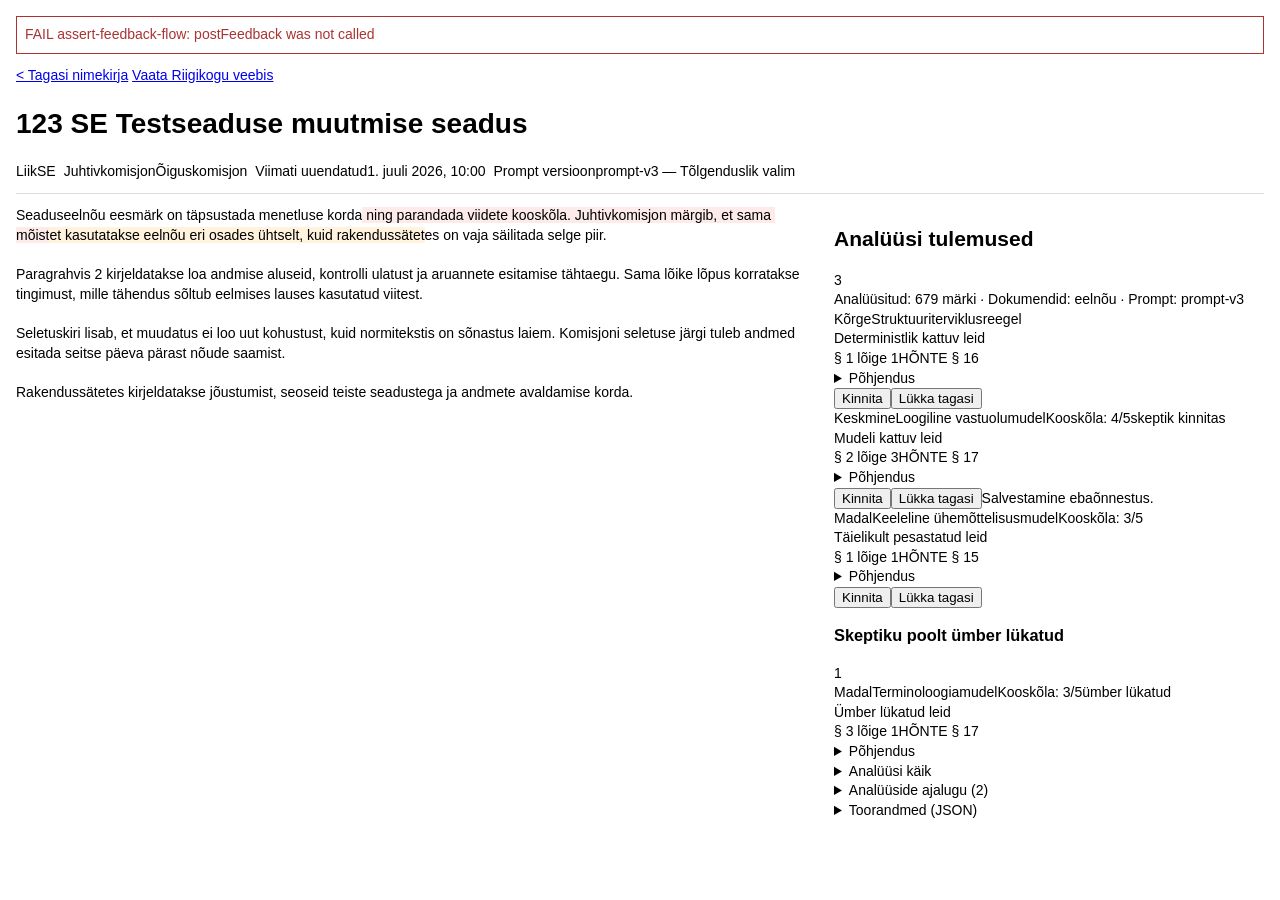
<file: web/test/test_bill.html>
<!doctype html>
<html lang="et">
<head>
<meta charset="utf-8">
<meta name="viewport" content="width=device-width, initial-scale=1">
<title>Bill detail harness</title>
<script type="importmap">
{
  "imports": {
    "/js/api.js": "./stubs-bill/api.js",
    "/js/i18n.js": "./stubs-bill/i18n.js",
    "api.js": "./stubs-bill/api.js",
    "i18n.js": "./stubs-bill/i18n.js"
  }
}
</script>
<style>
  body { font: 14px/1.4 -apple-system, BlinkMacSystemFont, "Segoe UI", sans-serif; margin: 16px; }
  #test-result { border: 1px solid #ccc; margin-bottom: 12px; padding: 8px; }
  #test-result.pass { border-color: #26734d; color: #26734d; }
  #test-result.fail { border-color: #a33; color: #a33; }
  .page-header { border-bottom: 1px solid #ddd; margin-bottom: 12px; padding-bottom: 12px; }
  .meta-grid { display: flex; gap: 8px; }
  .two-pane { display: grid; grid-template-columns: 1fr 430px; gap: 16px; }
  .doc-text { white-space: pre-wrap; }
  mark.HIGH { background: #fdebea; }
  mark.MEDIUM { background: #fff3dd; }
  mark.LOW { background: #eef1f4; }
</style>
</head>
<body>
<div id="test-result">RUNNING</div>
<header class="page-header">
  <div class="topline">
    <a id="backLink" href="/"></a>
    <a id="riigikoguLink" hidden></a>
  </div>
  <h1 id="billTitle"></h1>
  <div id="metaGrid" class="meta-grid"></div>
</header>
<main id="billApp" class="two-pane">
  <section class="doc-pane">
    <div id="docText" class="doc-text"></div>
  </section>
  <aside class="side-pane">
    <div class="section-title">
      <h2 id="resultsTitle"></h2>
      <span id="resultsCount"></span>
    </div>
    <div id="billState" hidden></div>
    <div id="analysisSummary"></div>
    <div id="findingsList"></div>
    <div id="refutedSection"></div>
    <div id="pipelinePanel"></div>
    <div id="historyPanel"></div>
    <div id="rawJsonPanel"></div>
  </aside>
</main>

<script type="module">
window.__LAWLAB_TEST__ = true;
window.__postFeedbackCalls = [];

const parsedText = [
  "Seaduseelnõu eesmärk on täpsustada menetluse korda ning parandada viidete kooskõla. Juhtivkomisjon märgib, et sama mõistet kasutatakse eelnõu eri osades ühtselt, kuid rakendussätetes on vaja säilitada selge piir.",
  "Paragrahvis 2 kirjeldatakse loa andmise aluseid, kontrolli ulatust ja aruannete esitamise tähtaegu. Sama lõike lõpus korratakse tingimust, mille tähendus sõltub eelmises lauses kasutatud viitest.",
  "Seletuskiri lisab, et muudatus ei loo uut kohustust, kuid normitekstis on sõnastus laiem. Komisjoni seletuse järgi tuleb andmed esitada seitse päeva pärast nõude saamist.",
  "Rakendussätetes kirjeldatakse jõustumist, seoseid teiste seadustega ja andmete avaldamise korda."
].join("\n\n");

const analysis = {
  id: "analysis-current",
  doc_version: "v1",
  prompt_version: "prompt-v3",
  checker_version: "checker-v2",
  model: "test-model",
  provider: "test-provider",
  duration_ms: 12450,
  input_tokens: 2200,
  output_tokens: 900,
  cost_usd: 0.1234,
  engine: {
    provider: "test-provider",
    model: "test-model",
    params: { samples: 5, k: 3, temperature: 0.4 },
    checks: [["deterministic-structural", "1.2"]],
    passes: [["interpretive", "1.0", "sha-a"], ["refute", "1.0", "sha-b"]]
  },
  stats: {
    llm: {
      clusters: [
        { title: "Korduv vastuolu", category: "logical_contradiction", support: 5, n: 5, kept: true, members: ["B"] },
        { title: "Alla läve klaster", category: "terminology", support: 2, n: 5, kept: false, members: ["x", "y"] }
      ]
    },
    refute: { judged: 4, refuted: 1 }
  },
  findings: [
    {
      id: "A",
      source: "deterministic",
      check_id: "deterministic-structural",
      category: "structural_integrity",
      severity: "HIGH",
      confidence: 0.98,
      provision_id: "§ 1",
      location: "§ 1 lõige 1",
      evidence_quote: parsedText.slice(50, 120),
      char_start: 50,
      char_end: 120,
      title: "Deterministlik kattuv leid",
      description: "Tekstilõigus on struktuurne ebakõla.",
      reasoning: "Reegel leidis vastuolu viite ja lõike vahel.",
      suggestion: "Täpsustada viide.",
      honte_rule: "HÕNTE § 16",
      skeptic_verdict: "not_checked",
      skeptic_reasoning: ""
    },
    {
      id: "B",
      source: "llm",
      check_id: "interpretive",
      category: "logical_contradiction",
      severity: "MEDIUM",
      confidence: 0.8,
      runs_found: 4,
      runs_total: 5,
      provision_id: "§ 2",
      location: "§ 2 lõige 3",
      evidence_quote: parsedText.slice(100, 180),
      char_start: 100,
      char_end: 180,
      title: "Mudeli kattuv leid",
      description: "Tõlgenduslik kontroll leidis võimaliku vastuolu.",
      reasoning: "Neljas valimis viiest jäi sama lõik esile.",
      suggestion: "Ühtlustada sõnastus.",
      honte_rule: "HÕNTE § 17",
      skeptic_verdict: "upheld",
      skeptic_reasoning: "Skeptik nõustus, et leid on tekstiga seotud."
    },
    {
      id: "C",
      source: "llm",
      check_id: "interpretive",
      category: "linguistic_ambiguity",
      severity: "LOW",
      confidence: 0.62,
      runs_found: 3,
      runs_total: 5,
      provision_id: "§ 1",
      location: "§ 1 lõige 1",
      evidence_quote: parsedText.slice(60, 90),
      char_start: 60,
      char_end: 90,
      title: "Täielikult pesastatud leid",
      description: "See leid on täielikult A sees.",
      reasoning: "Piirid asuvad suurema leiu sees.",
      suggestion: "Kontrollida terminit.",
      honte_rule: "HÕNTE § 15",
      skeptic_verdict: "not_checked",
      skeptic_reasoning: ""
    },
    {
      id: "D",
      source: "llm",
      check_id: "interpretive",
      category: "terminology",
      severity: "LOW",
      confidence: 0.55,
      runs_found: 3,
      runs_total: 5,
      provision_id: "§ 3",
      location: "§ 3 lõige 1",
      evidence_quote: parsedText.slice(200, 260),
      char_start: 200,
      char_end: 260,
      title: "Ümber lükatud leid",
      description: "See leid ei peaks dokumendis märgitud olema.",
      reasoning: "Algne mudel luges lõiku liiga laialt.",
      suggestion: "Tagasiside puudub.",
      honte_rule: "HÕNTE § 17",
      skeptic_verdict: "refuted",
      skeptic_reasoning: "Skeptik leidis, et normitekst ei toeta seda väidet."
    }
  ]
};

const samplesMeta = [
  { id: "s1", pass_id: "interpretive", sample_idx: 1, temperature: 0.4, returned_count: 5, grounded_count: 5, dropped_ungrounded: 0, reused: false, duration_ms: 1000, input_tokens: 100, output_tokens: 50, cost_usd: 0.01 },
  { id: "s2", pass_id: "interpretive", sample_idx: 2, temperature: 0.4, returned_count: 4, grounded_count: 4, dropped_ungrounded: 0, reused: false, duration_ms: 1100, input_tokens: 101, output_tokens: 51, cost_usd: 0.011 },
  { id: "s3", pass_id: "interpretive", sample_idx: 3, temperature: 0.4, returned_count: 6, grounded_count: 5, dropped_ungrounded: 1, reused: false, duration_ms: 1200, input_tokens: 102, output_tokens: 52, cost_usd: 0.012 },
  { id: "s4", pass_id: "interpretive", sample_idx: 4, temperature: 0.4, returned_count: 5, grounded_count: 5, dropped_ungrounded: 0, reused: true, duration_ms: 10, input_tokens: 0, output_tokens: 0, cost_usd: 0 },
  { id: "s5", pass_id: "interpretive", sample_idx: 5, temperature: 0.4, returned_count: 5, grounded_count: 5, dropped_ungrounded: 0, reused: false, duration_ms: 1300, input_tokens: 103, output_tokens: 53, cost_usd: 0.013 },
  { id: "r1", pass_id: "refute", sample_idx: 1, temperature: 0, returned_count: 1, grounded_count: 1, dropped_ungrounded: 0, reused: false, duration_ms: 500, input_tokens: 80, output_tokens: 40, cost_usd: 0.005 }
];

const fixture = {
  bill: {
    id: "bill-row-1",
    bill_number: "123 SE",
    title: "Testseaduse muutmise seadus",
    api_data: {
      uuid: "11111111-2222-3333-4444-555555555555",
      draftTypeCode: "SE",
      leadingCommittee: { name: "Õiguskomisjon" },
      activeDraftStatusDate: "2026-07-01T12:00:00Z"
    },
    text_checked_at: "2026-07-01T10:00:00Z",
    last_seen_at: "2026-07-01T12:00:00Z",
    bill_documents: [
      { id: "doc-v1", document_type: "eelnõu", doc_version: "v1", fetched_at: "2026-07-01T10:00:00Z", text_length: parsedText.length, extraction_method: "html" }
    ]
  },
  history: [
    { analysis_id: "analysis-current", doc_version: "v1", created_at: "2026-07-02T10:00:00Z", prompt_version: "prompt-v3", checker_version: "checker-v2", model: "test-model", provider: "test-provider", duration_ms: 12450, cost_usd: 0.1234, finding_count: 3, refuted_count: 1 },
    { analysis_id: "analysis-old", doc_version: "v0", created_at: "2026-06-01T10:00:00Z", prompt_version: "prompt-v2", checker_version: "checker-v1", model: "old-model", provider: "test-provider", duration_ms: 9000, cost_usd: 0.08, finding_count: 1, refuted_count: 0 }
  ],
  analysis,
  analysesById: {
    "analysis-current": analysis,
    "analysis-old": { ...analysis, id: "analysis-old", findings: [analysis.findings[0]], stats: { llm: { clusters: [] }, refute: { judged: 1, refuted: 0 } } }
  },
  parsedText: { parsed_text: parsedText },
  samplesMeta,
  samplesByAnalysis: {
    "analysis-current": samplesMeta,
    "analysis-old": []
  },
  config: { SUPABASE_URL: "https://example.supabase.co" }
};
window.__LAWLAB_FIXTURE__ = fixture;

const methodology = {
  checks: [
    { id: "deterministic-structural", name_et: "Struktuurikontroll", name_en: "Structural check" }
  ],
  passes: [
    { id: "interpretive", name_et: "Tõlgenduslik valim", name_en: "Interpretive sample" },
    { id: "refute", name_et: "Skeptiku kontroll", name_en: "Skeptic check" }
  ],
  categories: [
    { key: "structural_integrity", label_et: "Struktuuriterviklus", label_en: "Structural integrity", honte_citation: "HÕNTE § 16" },
    { key: "logical_contradiction", label_et: "Loogiline vastuolu", label_en: "Logical contradiction", honte_citation: "HÕNTE § 16" },
    { key: "linguistic_ambiguity", label_et: "Keeleline ühemõttelisus", label_en: "Linguistic ambiguity", honte_citation: "HÕNTE § 15" },
    { key: "terminology", label_et: "Terminoloogia", label_en: "Terminology", honte_citation: "HÕNTE § 17" }
  ]
};

const originalFetch = window.fetch.bind(window);
window.fetch = async (url, options) => {
  if (String(url).endsWith("/data/methodology.json")) {
    return new Response(JSON.stringify(methodology), {
      status: 200,
      headers: { "Content-Type": "application/json" }
    });
  }
  return originalFetch(url, options);
};

function assert(condition, message) {
  if (!condition) {
    throw new Error(message);
  }
}

function tick() {
  return new Promise((resolve) => window.setTimeout(resolve, 0));
}

function clone(value) {
  return structuredClone(value);
}

function stateFixture(overrides = {}) {
  const next = clone(fixture);
  next.bill = {
    ...next.bill,
    id: overrides.id || next.bill.id,
    title: overrides.title || next.bill.title,
    text_status: overrides.text_status ?? next.bill.text_status,
    text_formats: overrides.text_formats ?? next.bill.text_formats,
    text_checked_at: overrides.text_checked_at ?? next.bill.text_checked_at,
    last_seen_at: overrides.last_seen_at ?? next.bill.last_seen_at,
    api_data: {
      ...next.bill.api_data,
      ...(overrides.api_data || {})
    },
    bill_documents: overrides.bill_documents ?? next.bill.bill_documents
  };
  next.analysis = overrides.analysis === undefined ? next.analysis : overrides.analysis;
  next.history = overrides.history === undefined ? next.history : overrides.history;
  next.parsedText = overrides.parsedText === undefined ? next.parsedText : overrides.parsedText;
  next.samplesMeta = overrides.samplesMeta === undefined ? next.samplesMeta : overrides.samplesMeta;
  next.analysesById = overrides.analysesById === undefined ? next.analysesById : overrides.analysesById;
  next.samplesByAnalysis = overrides.samplesByAnalysis === undefined ? next.samplesByAnalysis : overrides.samplesByAnalysis;
  return next;
}

function metaValue(label) {
  return Array.from(document.querySelectorAll("#metaGrid .meta-card"))
    .find((card) => card.querySelector(".meta-label")?.textContent === label)
    ?.querySelector(".meta-value")?.textContent || "";
}

function visibleBillText() {
  return [
    document.getElementById("docText")?.textContent || "",
    document.getElementById("analysisSummary")?.textContent || "",
    document.getElementById("findingsList")?.textContent || "",
    document.getElementById("refutedSection")?.textContent || "",
    document.getElementById("pipelinePanel")?.textContent || "",
    document.getElementById("historyPanel")?.textContent || "",
    document.getElementById("rawJsonPanel")?.textContent || ""
  ].join("\n");
}

try {
  await import("../js/bill.js");
  await window.LawlabBill.init(fixture);
  const { latestDocument, billStateFor } = window.LawlabBill;
  assert(latestDocument(fixture.bill)?.id === "doc-v1", "assert-latest-document: expected eelnõu document");
  assert(billStateFor(fixture.bill, analysis.id) === "analysed", "assert-bill-state-analysed: expected analysed");

  const overlapAnchors = {
    A: document.getElementById("mark-A"),
    B: document.getElementById("mark-B"),
    C: document.getElementById("mark-C")
  };
  const missingOverlapAnchors = Object.entries(overlapAnchors)
    .filter(([, node]) => !node)
    .map(([id]) => id);
  assert(missingOverlapAnchors.length === 0, `assert-overlap-anchors: missing ${missingOverlapAnchors.join(", ")}`);
  assert(!document.getElementById("mark-D"), "assert-refuted-not-marked: D should not be highlighted");

  const refutedCard = document.querySelector("#refutedSection #finding-D");
  assert(refutedCard, "assert-refuted-section: missing D card");
  assert(refutedCard.textContent.includes("Skeptik leidis, et normitekst ei toeta seda väidet."), "assert-refuted-section: missing skeptic reasoning");

  assert(document.getElementById("pipelinePanel").textContent.includes("alla läve"), "assert-subthreshold-visible: missing below-threshold cluster");

  const sampleRows = Array.from(document.querySelectorAll(".sample-table tr.sample-row"));
  assert(sampleRows.length === 5, `assert-sample-table: expected 5 rows, got ${sampleRows.length}`);
  assert(sampleRows.some((row) => row.textContent.includes("taaskasutatud")), "assert-sample-table: missing reused chip");

  const confirmButton = document.querySelector("#finding-B button[data-feedback='confirm']");
  assert(confirmButton, "assert-feedback-flow: missing confirm button");
  confirmButton.click();
  await tick();
  assert(window.__postFeedbackCalls.length === 1, "assert-feedback-flow: postFeedback was not called");
  assert(window.__postFeedbackCalls[0].findingId === "B", "assert-feedback-flow: wrong finding id");
  assert(window.__postFeedbackCalls[0].verdict === "confirm", "assert-feedback-flow: wrong verdict");
  assert(document.getElementById("finding-B").textContent.includes("Aitäh tagasiside eest"), "assert-feedback-flow: missing thanks text");

  assert(document.getElementById("finding-B").textContent.includes("Kooskõla: 4/5"), "assert-agreement-badge: missing agreement text");

  const severityBadge = document.querySelector("#finding-A .badge.severity");
  assert(severityBadge?.textContent === "Kõrge", `assert-severity-word: got ${severityBadge?.textContent}`);
  assert(severityBadge?.classList.contains("HIGH"), "assert-severity-word: missing HIGH class");
  const mediumBadge = document.querySelector("#finding-B .badge.severity");
  assert(mediumBadge?.textContent === "Keskmine", `assert-severity-word: got ${mediumBadge?.textContent}`);

  const metaGridText = document.getElementById("metaGrid").textContent;
  assert(metaGridText.includes("Prompt versioon"), "assert-prompt-card: missing label");
  assert(metaGridText.includes("prompt-v3 — Tõlgenduslik valim"), "assert-prompt-card: missing version — pass name value");

  const summaryLine = document.getElementById("analysisSummary").textContent;
  assert(
    summaryLine.startsWith("Analüüsitud: ") && summaryLine.includes(" märki")
      && summaryLine.includes("Dokumendid: eelnõu") && summaryLine.includes("Prompt: prompt-v3"),
    `assert-analysis-summary: got ${summaryLine}`
  );

  const historyRows = document.querySelectorAll(".history-row");
  assert(historyRows.length === 2, `assert-history-renders: expected 2 rows, got ${historyRows.length}`);
  const historySummary = document.querySelector("#historyPanel summary");
  assert(historySummary?.textContent === "Analüüside ajalugu (2)", `assert-history-count: got ${historySummary?.textContent}`);

  const noTextReason = "Eelnõu on avaldatud ainult vormingus, mida ei õnnestu lugeda (doc,pdf)";
  const noTextFixture = stateFixture({
    id: "bill-no-text",
    title: "Loetamatu vorminguga eelnõu",
    text_status: "unsupported_format",
    text_formats: "doc,pdf",
    text_checked_at: "2026-07-04T10:00:00Z",
    last_seen_at: "2026-07-04T10:00:00Z",
    bill_documents: [],
    analysis: null,
    history: [],
    parsedText: { parsed_text: "" },
    samplesMeta: [],
    analysesById: {},
    samplesByAnalysis: {}
  });
  await window.LawlabBill.init(noTextFixture);
  assert(billStateFor(noTextFixture.bill, "") === "no_text", "assert-no-text-state-helper: expected no_text");
  assert(document.querySelector("#docText .state-panel")?.textContent.includes(noTextReason), "assert-no-text-doc-panel: missing reason");
  assert(document.querySelector("#findingsList .state-panel")?.textContent.includes(noTextReason), "assert-no-text-findings-panel: missing reason");
  assert(!visibleBillText().includes("Avaldatavaid leide ei tuvastatud."), "assert-no-text-no-zero-copy: zero findings copy visible");
  assert(document.getElementById("analysisSummary").textContent === "", "assert-no-text-summary-empty: summary not empty");
  assert(document.getElementById("resultsCount").textContent === "", "assert-no-text-count-empty: count not empty");
  assert(document.getElementById("pipelinePanel").textContent === "", "assert-no-text-pipeline-empty: pipeline not empty");
  assert(metaValue("Viimati uuendatud") && metaValue("Viimati uuendatud") !== "-", `assert-no-text-updated: got ${metaValue("Viimati uuendatud")}`);

  const memoOnlyFixture = stateFixture({
    id: "bill-memo-only",
    title: "Ainult seletuskirjaga eelnõu",
    text_status: "unsupported_format",
    text_formats: "doc,pdf",
    text_checked_at: "2026-07-05T10:00:00Z",
    last_seen_at: "2026-07-05T10:00:00Z",
    bill_documents: [
      { id: "memo-1", document_type: "seletuskiri", doc_version: "memo-v1", fetched_at: "2026-07-05T10:00:00Z", text_length: 500 }
    ],
    analysis: null,
    history: [],
    parsedText: { parsed_text: "Memo tekst ei tohi dokumendina renderduda." },
    samplesMeta: [],
    analysesById: {},
    samplesByAnalysis: {}
  });
  await window.LawlabBill.init(memoOnlyFixture);
  assert(latestDocument(memoOnlyFixture.bill) == null, "assert-memo-ignored-helper: memo should not be latest document");
  assert(billStateFor(memoOnlyFixture.bill, "") === "no_text", "assert-memo-no-text-state: expected no_text");
  assert(document.querySelector("#docText .state-panel")?.textContent.includes(noTextReason), "assert-memo-doc-panel: missing no-text reason");
  assert(document.querySelector("#findingsList .state-panel")?.textContent.includes(noTextReason), "assert-memo-findings-panel: missing no-text reason");
  assert(!document.getElementById("docText").textContent.includes("Memo tekst"), "assert-memo-not-rendered: memo text rendered");

  const pendingText = "Analüüsimata dokumendi tekst on kasutajale nähtav.";
  const pendingFixture = stateFixture({
    id: "bill-pending-analysis",
    title: "Analüüsi ootav eelnõu",
    bill_documents: [
      { id: "doc-pending", document_type: "eelnõu", doc_version: "v1", fetched_at: "2026-07-06T10:00:00Z", text_length: pendingText.length }
    ],
    analysis: null,
    history: [],
    parsedText: { parsed_text: pendingText },
    samplesMeta: [],
    analysesById: {},
    samplesByAnalysis: {}
  });
  await window.LawlabBill.init(pendingFixture);
  assert(billStateFor(pendingFixture.bill, "") === "pending_analysis", "assert-pending-state-helper: expected pending_analysis");
  assert(document.getElementById("docText").textContent.includes(pendingText), "assert-pending-doc-text: document text missing");
  assert(document.querySelector("#findingsList .state-panel")?.textContent.includes("Veel analüüsimata"), "assert-pending-panel-label: missing label");
  assert(document.querySelector("#findingsList .state-panel")?.textContent.includes("Analüüs käivitub järgmise automaatse kontrolliga."), "assert-pending-panel-note: missing note");
  assert(document.getElementById("analysisSummary").textContent === "", "assert-pending-summary-empty: summary not empty");
  assert(document.getElementById("resultsCount").textContent === "", "assert-pending-count-empty: count not empty");

  const recheckFixture = stateFixture({
    id: "bill-recheck",
    title: "Liikunud analüüsitud eelnõu",
    text_checked_at: "2026-07-01T10:00:00Z",
    api_data: { activeDraftStatusDate: "2026-07-08T12:00:00Z" }
  });
  await window.LawlabBill.init(recheckFixture);
  assert(billStateFor(recheckFixture.bill, analysis.id) === "recheck_pending", "assert-recheck-state-helper: expected recheck_pending");
  assert(!document.getElementById("billState").hidden, "assert-recheck-note-visible: note hidden");
  assert(document.getElementById("billState").textContent.includes("uuesti kontrollimine on ootel"), "assert-recheck-note-text: missing note");
  assert(document.getElementById("resultsCount").textContent === "3", `assert-recheck-results-normal: got ${document.getElementById("resultsCount").textContent}`);
  assert(document.getElementById("finding-A"), "assert-recheck-findings-normal: findings missing");

  const result = document.getElementById("test-result");
  result.className = "pass";
  result.textContent = "ALL-PASS";
} catch (error) {
  console.error(error);
  const result = document.getElementById("test-result");
  result.className = "fail";
  result.textContent = `FAIL ${error.message}`;
}
</script>
</body>
</html>
</file>
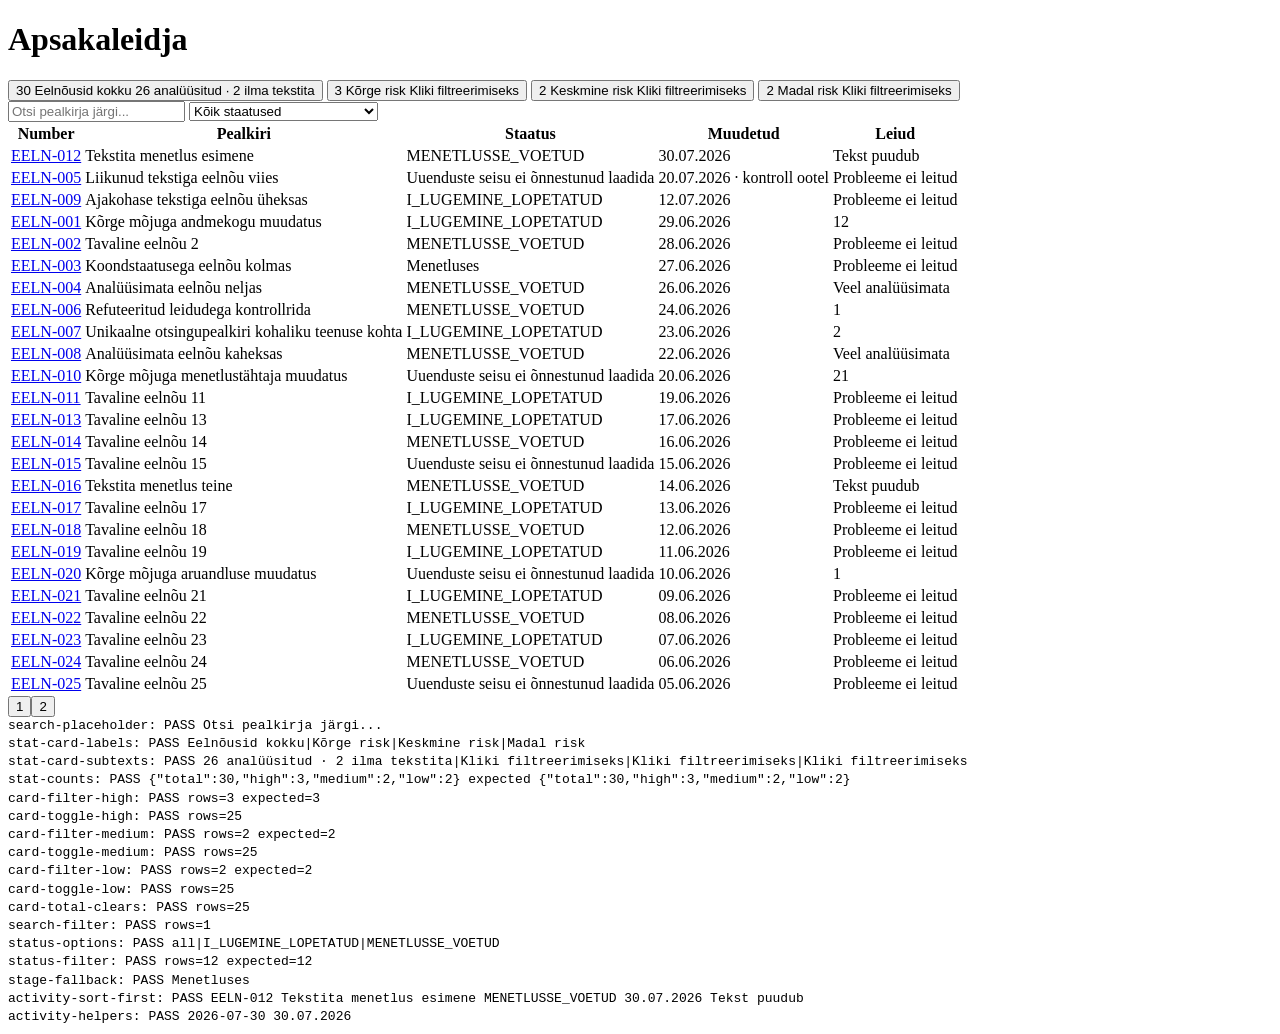
<file: web/test/test_index.html>
<!doctype html>
<html lang="et">
<head>
  <meta charset="utf-8">
  <meta name="viewport" content="width=device-width, initial-scale=1">
  <title>Apsakaleidja index test</title>
  <script>
    window.__LAWLAB_TEST__ = true;
  </script>
  <script type="importmap">
    {
      "imports": {
        "/js/api.js": "./stubs/api.js",
        "/js/i18n.js": "./stubs/i18n.js",
        "/js/shell.js": "./stubs/shell.js"
      }
    }
  </script>
  <style>
    .assert { font: 13px/1.4 monospace; }
    .assert.fail { color: #b42318; }
  </style>
</head>
<body>
  <div id="app-shell-header"></div>

  <main id="lawlab-index" class="index-dashboard">
    <header class="index-top">
      <h1>Apsakaleidja</h1>
    </header>

    <section id="stat-cards" class="stat-grid"></section>

    <section class="index-controls">
      <input id="index-search" type="search" autocomplete="off">
      <select id="status-filter"></select>
    </section>

    <section class="table-wrap">
      <table id="bill-table" class="index-table">
        <thead>
          <tr>
            <th data-column="number"></th>
            <th data-column="title"></th>
            <th data-column="status"></th>
            <th data-column="changed"></th>
            <th data-column="findings"></th>
          </tr>
        </thead>
        <tbody></tbody>
      </table>
      <div id="empty-state" class="empty-state" hidden></div>
      <nav id="pagination" class="pagination" hidden></nav>
    </section>
  </main>

  <div id="app-shell-footer"></div>

  <section id="assertions"></section>
  <div id="test-result"></div>

  <script type="module">
    import { STRINGS } from "/js/i18n.js";
    import { activityDate, formatDay, needsRecheck, sortedRowsFor } from "../js/index.js";

    const hour = 60 * 60 * 1000;
    const baseTime = Date.parse("2026-07-10T12:00:00.000Z");

    function iso(offsetHours) {
      return new Date(baseTime - offsetHours * hour).toISOString();
    }

    function makeRow(index, overrides = {}) {
      return {
        bill_id: `bill-${index}`,
        bill_number: `EELN-${String(index).padStart(3, "0")}`,
        title: `Tavaline eelnõu ${index}`,
        status: index % 5 === 0 ? null : (index % 2 === 0 ? "PROCESSED" : "IN_PROCESS"),
        active_stage: index % 5 === 0 ? null : (index % 2 === 0 ? "MENETLUSSE_VOETUD" : "I_LUGEMINE_LOPETATUD"),
        active_stage_date: `2026-06-${String(Math.max(1, 30 - index)).padStart(2, "0")}`,
        initiated_date: `2026-05-${String(Math.max(1, 30 - index)).padStart(2, "0")}`,
        last_seen_at: iso(index + 1),
        document_id: `doc-${index}`,
        doc_version: 1,
        doc_fetched_at: iso(index),
        text_status: "ok",
        text_formats: "html",
        text_checked_at: `2026-06-${String(Math.max(1, 30 - index)).padStart(2, "0")}`,
        text_length: 2000 + index,
        extraction_method: "html",
        analysis_id: `analysis-${index}`,
        analyzed_at: iso(index - 0.5),
        prompt_version: "p-test",
        model: "gpt-test",
        high_count: 0,
        medium_count: 0,
        low_count: 0,
        refuted_count: 0,
        ...overrides,
      };
    }

    const FIXTURE_ROWS = Array.from({ length: 30 }, (_, index) => makeRow(index + 1));

    Object.assign(FIXTURE_ROWS[0], {
      title: "Kõrge mõjuga andmekogu muudatus",
      high_count: 1,
      medium_count: 2,
    });
    Object.assign(FIXTURE_ROWS[9], {
      title: "Kõrge mõjuga menetlustähtaja muudatus",
      high_count: 2,
      low_count: 1,
    });
    Object.assign(FIXTURE_ROWS[19], {
      title: "Kõrge mõjuga aruandluse muudatus",
      high_count: 1,
    });
    Object.assign(FIXTURE_ROWS[3], {
      title: "Analüüsimata eelnõu neljas",
      analysis_id: null,
      analyzed_at: null,
    });
    Object.assign(FIXTURE_ROWS[7], {
      title: "Analüüsimata eelnõu kaheksas",
      analysis_id: null,
      analyzed_at: null,
    });
    Object.assign(FIXTURE_ROWS[11], {
      title: "Tekstita menetlus esimene",
      active_stage_date: "2026-07-30",
      document_id: null,
      text_status: "unsupported_format",
      text_formats: "doc,pdf",
      text_checked_at: "2026-07-30",
      analysis_id: null,
      analyzed_at: null,
    });
    Object.assign(FIXTURE_ROWS[15], {
      title: "Tekstita menetlus teine",
      document_id: null,
      text_status: "image_only_pdf",
      text_formats: "pdf",
      text_checked_at: "2026-06-15",
      analysis_id: null,
      analyzed_at: null,
    });
    Object.assign(FIXTURE_ROWS[5], {
      title: "Refuteeritud leidudega kontrollrida",
      medium_count: 1,
      refuted_count: 3,
    });
    Object.assign(FIXTURE_ROWS[6], {
      title: "Unikaalne otsingupealkiri kohaliku teenuse kohta",
      low_count: 2,
    });
    Object.assign(FIXTURE_ROWS[2], {
      title: "Koondstaatusega eelnõu kolmas",
      active_stage: null,
    });
    Object.assign(FIXTURE_ROWS[4], {
      title: "Liikunud tekstiga eelnõu viies",
      active_stage_date: "2026-07-20",
      text_checked_at: "2026-07-10",
    });
    Object.assign(FIXTURE_ROWS[8], {
      title: "Ajakohase tekstiga eelnõu üheksas",
      active_stage_date: "2026-07-12",
      text_checked_at: "2026-07-12",
    });

    window.__LAWLAB_INDEX_FIXTURE__ = FIXTURE_ROWS;

    window.LawlabIndex.init(FIXTURE_ROWS);

    const assertions = [];
    const wait = (ms) => new Promise((resolve) => window.setTimeout(resolve, ms));
    const visibleRows = () => Array.from(document.querySelectorAll("#bill-table tbody tr"));
    const card = (name) => document.querySelector(`[data-filter-card="${name}"]`);
    const search = document.getElementById("index-search");
    const status = document.getElementById("status-filter");

    function appendAssert(name, passed, detail = "") {
      assertions.push(passed);
      const div = document.createElement("div");
      div.className = `assert${passed ? "" : " fail"}`;
      div.dataset.name = name;
      div.textContent = `${name}: ${passed ? "PASS" : "FAIL"}${detail ? ` ${detail}` : ""}`;
      document.getElementById("assertions").appendChild(div);
    }

    async function resetFilters() {
      card("total").click();
      search.value = "";
      search.dispatchEvent(new Event("input", { bubbles: true }));
      status.value = "all";
      status.dispatchEvent(new Event("change", { bubbles: true }));
      await wait(SEARCH_DELAY_MS + 30);
    }

    const SEARCH_DELAY_MS = 150;

    function rowsWithSeverity(level) {
      return FIXTURE_ROWS.filter((row) => Number(row[`${level}_count`]) > 0).length;
    }

    function runStatCards() {
      const names = ["total", "high", "medium", "low"];
      const expectedLabels = ["Eelnõusid kokku", "Kõrge risk", "Keskmine risk", "Madal risk"];
      const labels = names.map((name) => card(name)?.querySelector(".stat-label")?.textContent);
      appendAssert("stat-card-labels", JSON.stringify(labels) === JSON.stringify(expectedLabels), labels.join("|"));

      const analyzed = FIXTURE_ROWS.filter((row) => row.analysis_id != null).length;
      const noText = FIXTURE_ROWS.filter((row) => row.document_id == null).length;
      const subs = names.map((name) => card(name)?.querySelector(".stat-sub")?.textContent);
      const subsOk = subs[0] === `${analyzed} ${STRINGS.stat_analyzed_sub} · ${noText} ${STRINGS.stat_no_text_sub}`
        && subs.slice(1).every((sub) => sub === STRINGS.stat_click_filter);
      appendAssert("stat-card-subtexts", subsOk, subs.join("|"));

      const expected = {
        total: FIXTURE_ROWS.length,
        high: rowsWithSeverity("high"),
        medium: rowsWithSeverity("medium"),
        low: rowsWithSeverity("low"),
      };
      const actual = Object.fromEntries(names.map((name) => [
        name,
        Number(card(name).querySelector(".stat-value").textContent),
      ]));
      appendAssert("stat-counts", JSON.stringify(actual) === JSON.stringify(expected), `${JSON.stringify(actual)} expected ${JSON.stringify(expected)}`);
    }

    function runRiskCardFilters() {
      for (const level of ["high", "medium", "low"]) {
        card(level).click();
        appendAssert(
          `card-filter-${level}`,
          visibleRows().length === rowsWithSeverity(level) && card(level).getAttribute("aria-pressed") === "true",
          `rows=${visibleRows().length} expected=${rowsWithSeverity(level)}`
        );
        card(level).click();
        appendAssert(
          `card-toggle-${level}`,
          visibleRows().length === 25 && card(level).getAttribute("aria-pressed") === "false",
          `rows=${visibleRows().length}`
        );
      }
      card("medium").click();
      card("total").click();
      appendAssert("card-total-clears", visibleRows().length === 25, `rows=${visibleRows().length}`);
    }

    async function runSearchFilter() {
      await resetFilters();
      search.value = "otsingupealkiri";
      search.dispatchEvent(new Event("input", { bubbles: true }));
      await wait(SEARCH_DELAY_MS + 30);
      const rows = visibleRows();
      appendAssert("search-filter", rows.length === 1 && rows[0].textContent.includes("Unikaalne otsingupealkiri"), `rows=${rows.length}`);
    }

    async function runStatusFilter() {
      await resetFilters();
      const optionValues = Array.from(status.options).map((option) => option.value);
      const optionsOk = optionValues.join("|") === "all|I_LUGEMINE_LOPETATUD|MENETLUSSE_VOETUD"
        && status.options[0].textContent === STRINGS.status_all;
      appendAssert("status-options", optionsOk, optionValues.join("|"));

      status.value = "MENETLUSSE_VOETUD";
      status.dispatchEvent(new Event("change", { bubbles: true }));
      const rows = visibleRows();
      const expected = FIXTURE_ROWS.filter((row) => row.active_stage === "MENETLUSSE_VOETUD").length;
      appendAssert(
        "status-filter",
        rows.length === expected && rows.every((row) => row.dataset.status === "MENETLUSSE_VOETUD" && row.children[2].textContent === "MENETLUSSE_VOETUD"),
        `rows=${rows.length} expected=${expected}`
      );
    }

    async function runStageFallback() {
      await resetFilters();
      search.value = "Koondstaatusega eelnõu";
      search.dispatchEvent(new Event("input", { bubbles: true }));
      await wait(SEARCH_DELAY_MS + 30);
      const rows = visibleRows();
      appendAssert(
        "stage-fallback",
        rows.length === 1 && rows[0].children[2].textContent === STRINGS.status_IN_PROCESS,
        rows[0]?.children[2]?.textContent || `rows=${rows.length}`
      );
    }

    async function runNoTextState() {
      await resetFilters();
      search.value = "Tekstita menetlus esimene";
      search.dispatchEvent(new Event("input", { bubbles: true }));
      await wait(SEARCH_DELAY_MS + 30);
      const noText = document.querySelector(".no-text");
      const expectedTitle = `${STRINGS.text_status_unsupported_format} (doc,pdf)`;
      appendAssert(
        "no-text-state",
        noText?.textContent === STRINGS.state_no_text && noText?.title === expectedTitle,
        `${noText?.textContent || ""} title=${noText?.title || ""}`
      );
    }

    async function runActivityOrdering() {
      await resetFilters();
      const first = visibleRows()[0];
      appendAssert(
        "activity-sort-first",
        first?.textContent.includes("Tekstita menetlus esimene") && first?.children[3]?.textContent.trim() === "30.07.2026",
        first?.textContent || ""
      );
      appendAssert(
        "activity-helpers",
        activityDate(FIXTURE_ROWS[11]) === "2026-07-30"
          && formatDay("2026-07-30") === "30.07.2026"
          && sortedRowsFor(FIXTURE_ROWS)[0].bill_id === FIXTURE_ROWS[11].bill_id,
        `${activityDate(FIXTURE_ROWS[11])} ${formatDay("2026-07-30")}`
      );
    }

    async function runRecheckMarker() {
      await resetFilters();
      search.value = "Liikunud tekstiga eelnõu";
      search.dispatchEvent(new Event("input", { bubbles: true }));
      await wait(SEARCH_DELAY_MS + 30);
      const moved = visibleRows()[0];
      appendAssert(
        "recheck-marker-present",
        needsRecheck(FIXTURE_ROWS[4]) && moved?.children[3]?.textContent.includes(STRINGS.state_recheck),
        moved?.children[3]?.textContent || ""
      );

      search.value = "Ajakohase tekstiga eelnõu";
      search.dispatchEvent(new Event("input", { bubbles: true }));
      await wait(SEARCH_DELAY_MS + 30);
      const current = visibleRows()[0];
      appendAssert(
        "recheck-marker-absent",
        !needsRecheck(FIXTURE_ROWS[8]) && !current?.children[3]?.textContent.includes(STRINGS.state_recheck),
        current?.children[3]?.textContent || ""
      );
    }

    async function runPagination() {
      await resetFilters();
      const pageTwo = document.querySelector('#pagination button[data-page="2"]');
      const firstPageCount = visibleRows().length;
      pageTwo?.click();
      const secondPageCount = visibleRows().length;
      appendAssert("pagination", !!pageTwo && firstPageCount === 25 && secondPageCount === 5, `first=${firstPageCount} second=${secondPageCount}`);
    }

    appendAssert("search-placeholder", search.placeholder === STRINGS.search_ph, search.placeholder);
    runStatCards();
    runRiskCardFilters();
    await runSearchFilter();
    await runStatusFilter();
    await runStageFallback();
    await runActivityOrdering();
    await runNoTextState();
    await runRecheckMarker();
    await runPagination();

    document.getElementById("test-result").textContent = assertions.every(Boolean) ? "ALL-PASS" : "FAIL";
  </script>
</body>
</html>
</file>
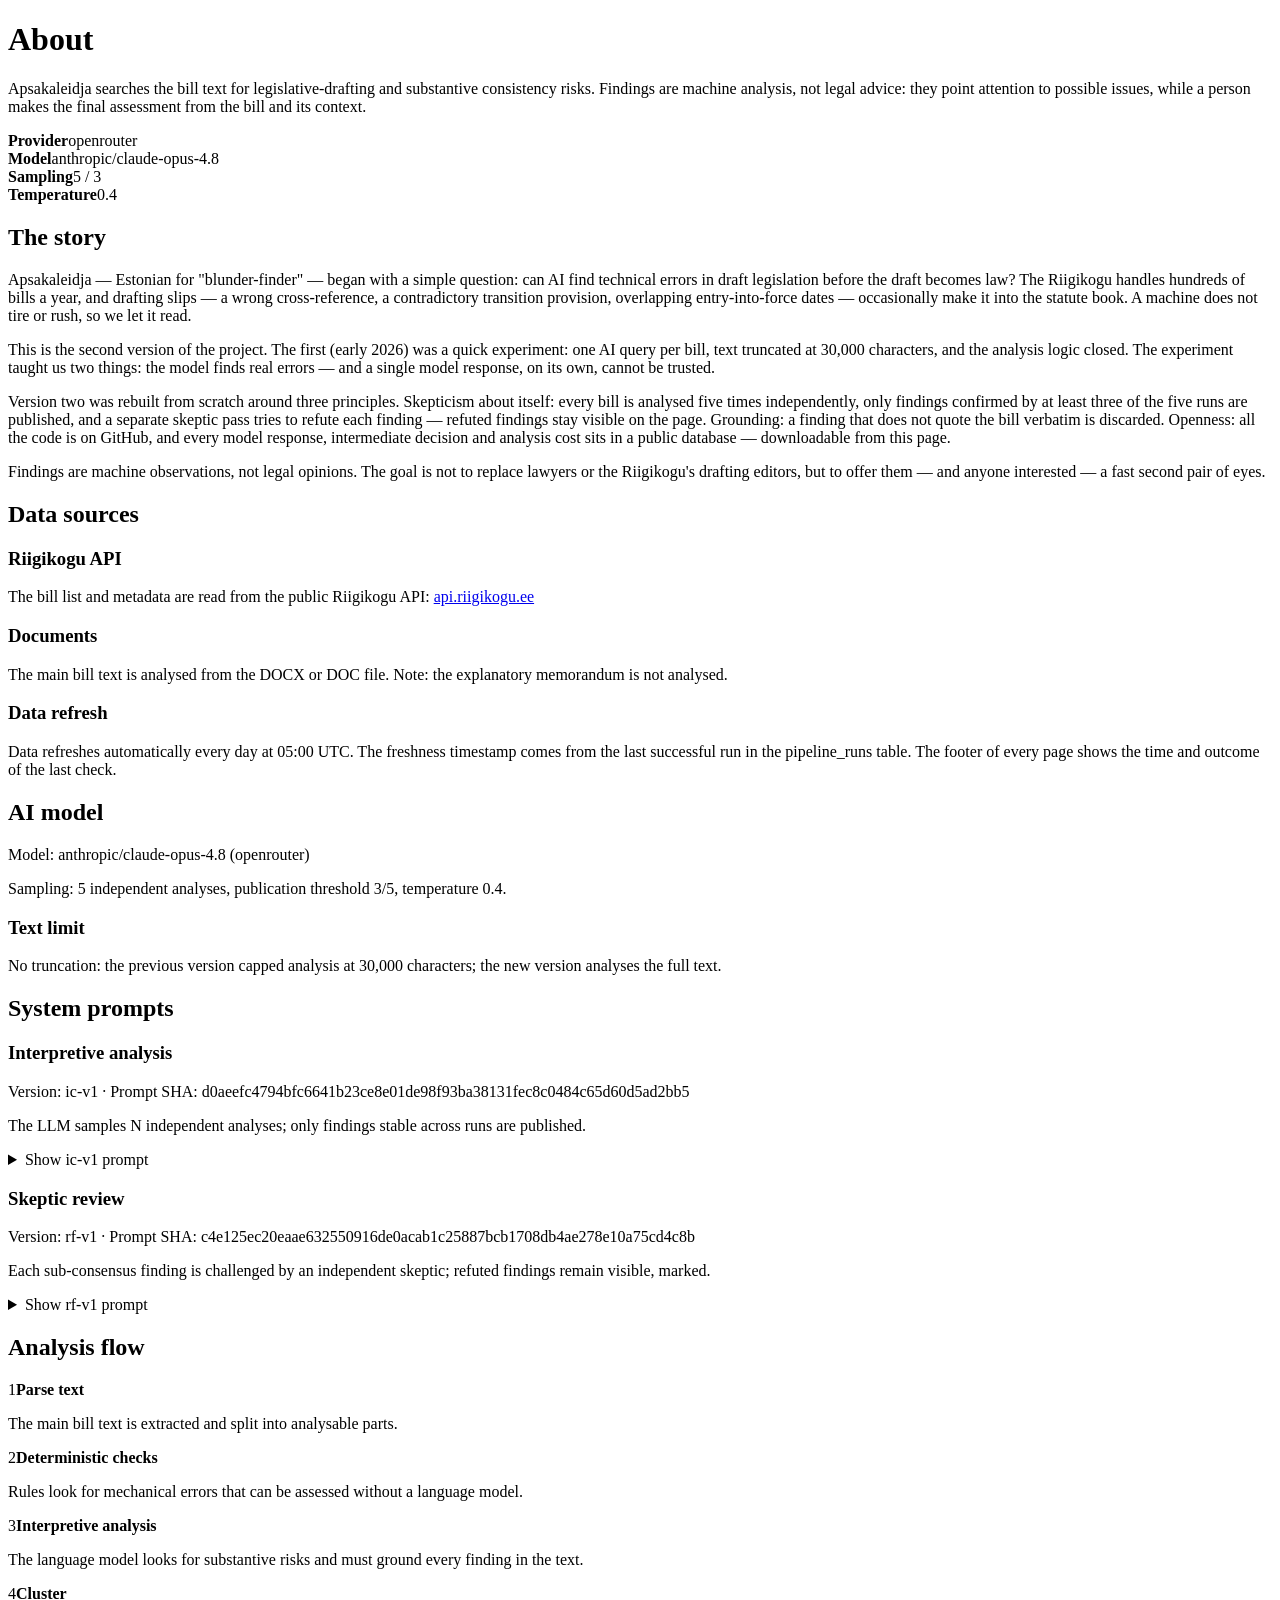
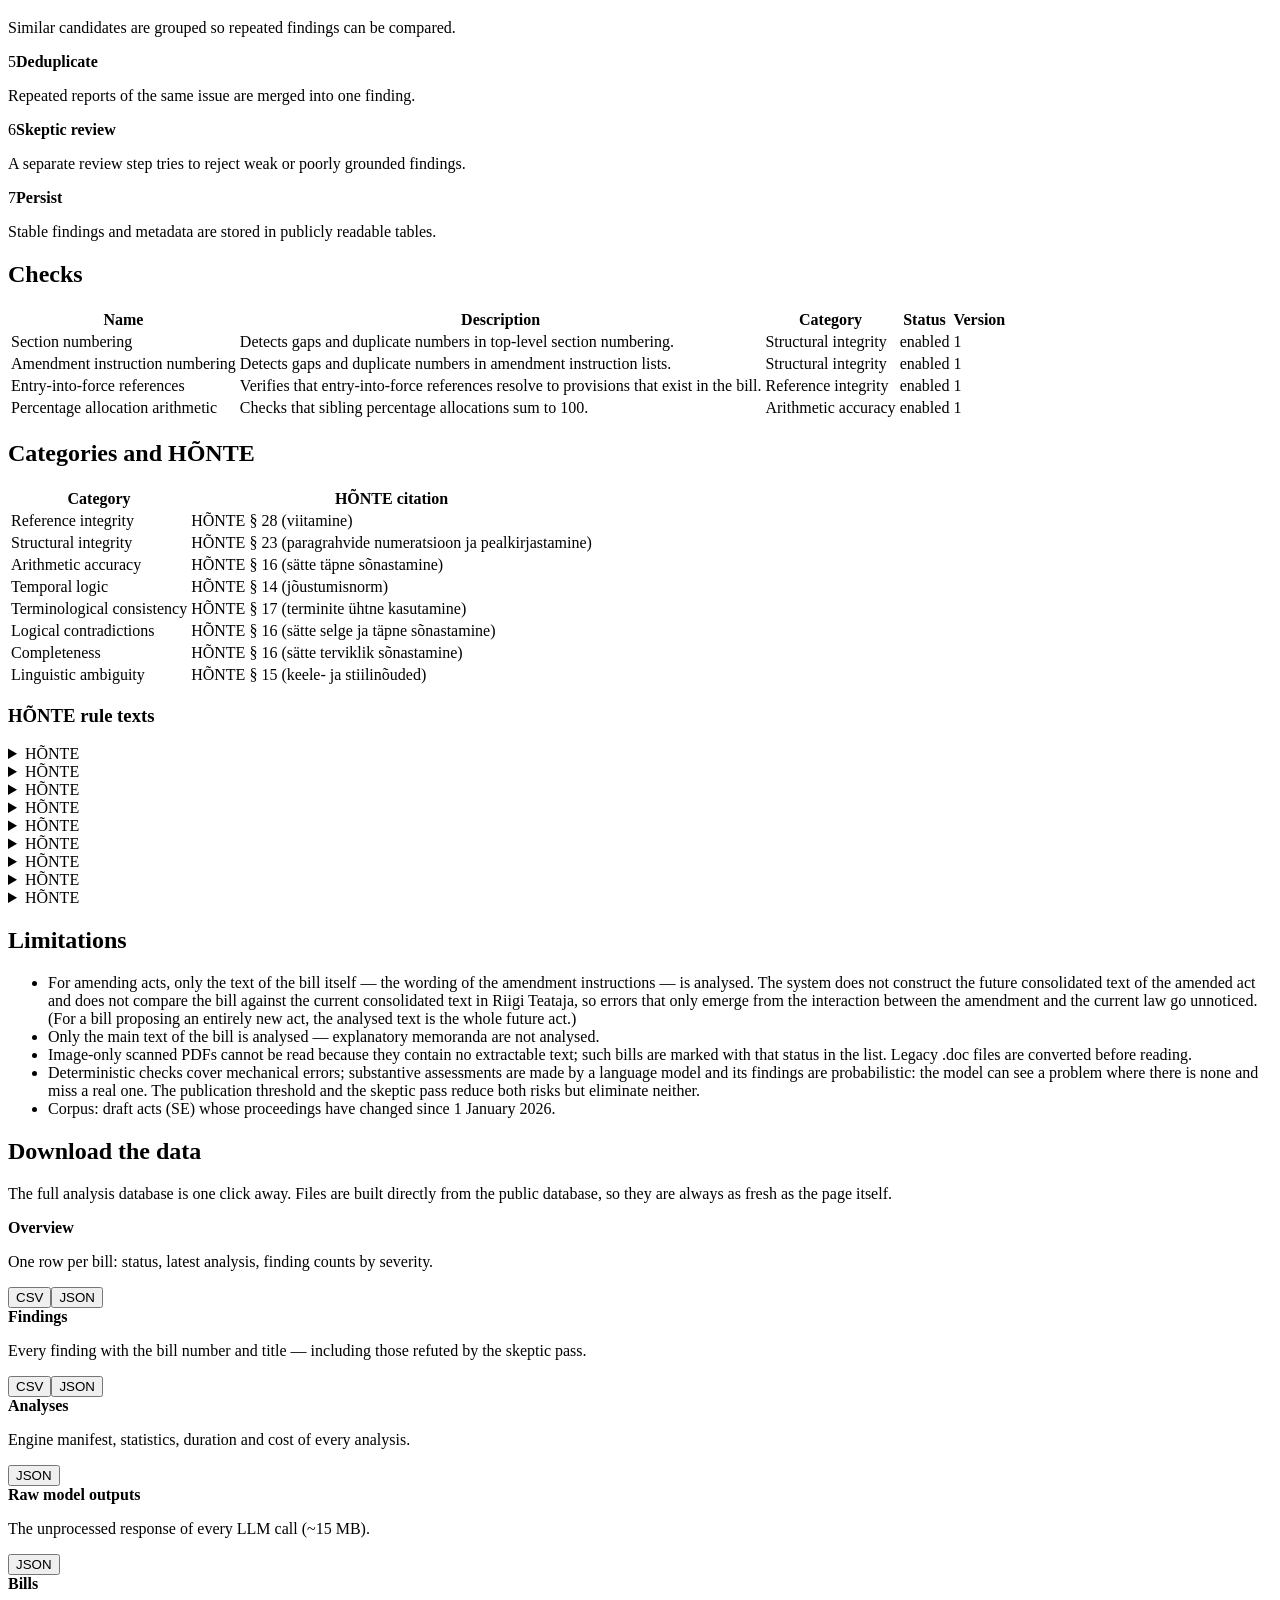
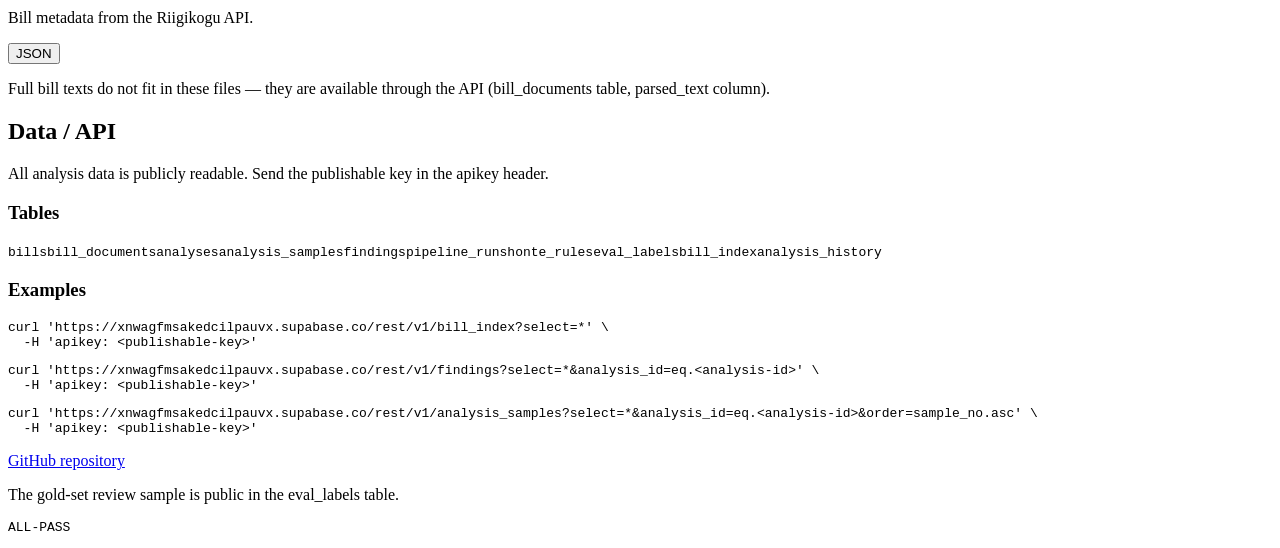
<file: web/test/test_metoodika.html>
<!doctype html>
<html lang="et">
<head>
<meta charset="utf-8">
<title>metoodika test</title>
<script type="importmap">
{
  "imports": {
    "i18n": "./stubs-met/i18n.js",
    "shell": "./stubs-met/shell.js"
  }
}
</script>
</head>
<body>
<main id="metoodika-root"></main>
<pre id="test-result">RUNNING</pre>
<script>
const realFetch = window.fetch.bind(window);
window.__fixturePromise = realFetch("../data/methodology.json").then((response) => response.json());
window.fetch = async (resource, init) => {
  const url = typeof resource === "string" ? resource : resource.url;
  if (url && url.endsWith("/data/methodology.json")) {
    const fixture = await window.__fixturePromise;
    return new Response(JSON.stringify(fixture), {
      headers: { "Content-Type": "application/json" },
      status: 200
    });
  }
  return realFetch(resource, init);
};
</script>
<script type="module">
import { setLang } from "i18n";
import "../js/metoodika.js";

const result = document.getElementById("test-result");

function assert(condition, name) {
  if (!condition) throw new Error(name);
}

function text(selector) {
  return Array.from(document.querySelectorAll(selector)).map((node) => node.textContent).join("\n");
}

async function run() {
  const fixture = await window.__fixturePromise;
  await window.LawlabMetoodika.ready;
  setLang("et");
  window.LawlabMetoodika.init(fixture);

  assert(document.querySelector("h1")?.textContent === "About" && document.title === "About", "about-title");

  const sectionHeads = text("section h2, section h3");
  const parityHeads = ["Andmeallikad", "Riigikogu API", "Dokumendid", "Andmete uuendamine", "AI mudel", "Teksti piirang", "Süsteemi promptid"];
  assert(parityHeads.every((head) => sectionHeads.includes(head)), "parity-sections");

  const story = document.getElementById("lugu");
  assert(
    story && story.querySelectorAll("p").length >= 3 && story.textContent.includes("teine versioon"),
    "story-section"
  );

  const downloads = document.getElementById("allalaadimine");
  assert(
    downloads &&
      downloads.querySelectorAll(".download-row").length === 5 &&
      downloads.querySelectorAll(".download-btn").length === 7 &&
      downloads.querySelector('.download-row[data-dataset="findings"]'),
    "downloads-section"
  );
  assert(
    document.querySelector('.prompt-detail[data-pass-id="interpretive"] summary')?.textContent === "Näita ic-v1 prompti",
    "show-prompt-label"
  );

  const checksText = text("#checks-table tbody");
  const etCheckNames = ["Paragrahvide numeratsioon", "Muutmispunktide numeratsioon", "Jõustumissätte viited", "Protsendijaotuste aritmeetika"];
  assert(etCheckNames.every((name) => checksText.includes(name)), "checks-table");

  assert(
    ["interpretive", "refute"].every((passId) => {
      const detail = document.querySelector(`.prompt-detail[data-pass-id="${passId}"]`);
      return detail
        && detail.querySelector(".system-prompt")?.textContent.trim().length > 50
        && detail.querySelector(".user-template")?.textContent.trim().length > 0;
    }),
    "prompts-visible"
  );

  const categoryRows = document.querySelectorAll("#categories-table tbody tr");
  assert(categoryRows.length === 8 && Array.from(categoryRows).every((row) => row.textContent.includes("HÕNTE")), "categories-honte");

  assert(document.querySelectorAll(".limitations li").length === 5, "limitations");
  assert(
    text(".limitations li").includes("ei koosta muudetava seaduse tulevast tervikteksti"),
    "limitations-future-text"
  );

  const andmed = document.getElementById("andmed");
  assert(
    andmed &&
      andmed.querySelectorAll(".curl-example").length === 3 &&
      andmed.querySelector('a[href="https://github.com/luukasilves/lawlab"]'),
    "andmed-section"
  );

  setLang("en");
  window.LawlabMetoodika.init(fixture);
  const enChecks = text("#checks-table tbody");
  const enCheckNames = ["Section numbering", "Amendment instruction numbering", "Entry-into-force references", "Percentage allocation arithmetic"];
  assert(enCheckNames.every((name) => enChecks.includes(name)), "lang-en");
  assert(document.getElementById("lugu")?.textContent.includes("second version"), "story-section-en");
  assert(
    text(".limitations li").includes("does not construct the future consolidated text"),
    "limitations-future-text-en"
  );
  assert(document.querySelector("h1")?.textContent === "About" && document.title === "About", "about-title-en");

  result.textContent = "ALL-PASS";
}

run().catch((error) => {
  result.textContent = `FAIL ${error.stack || error.message || error}`;
});
</script>
</body>
</html>
</file>
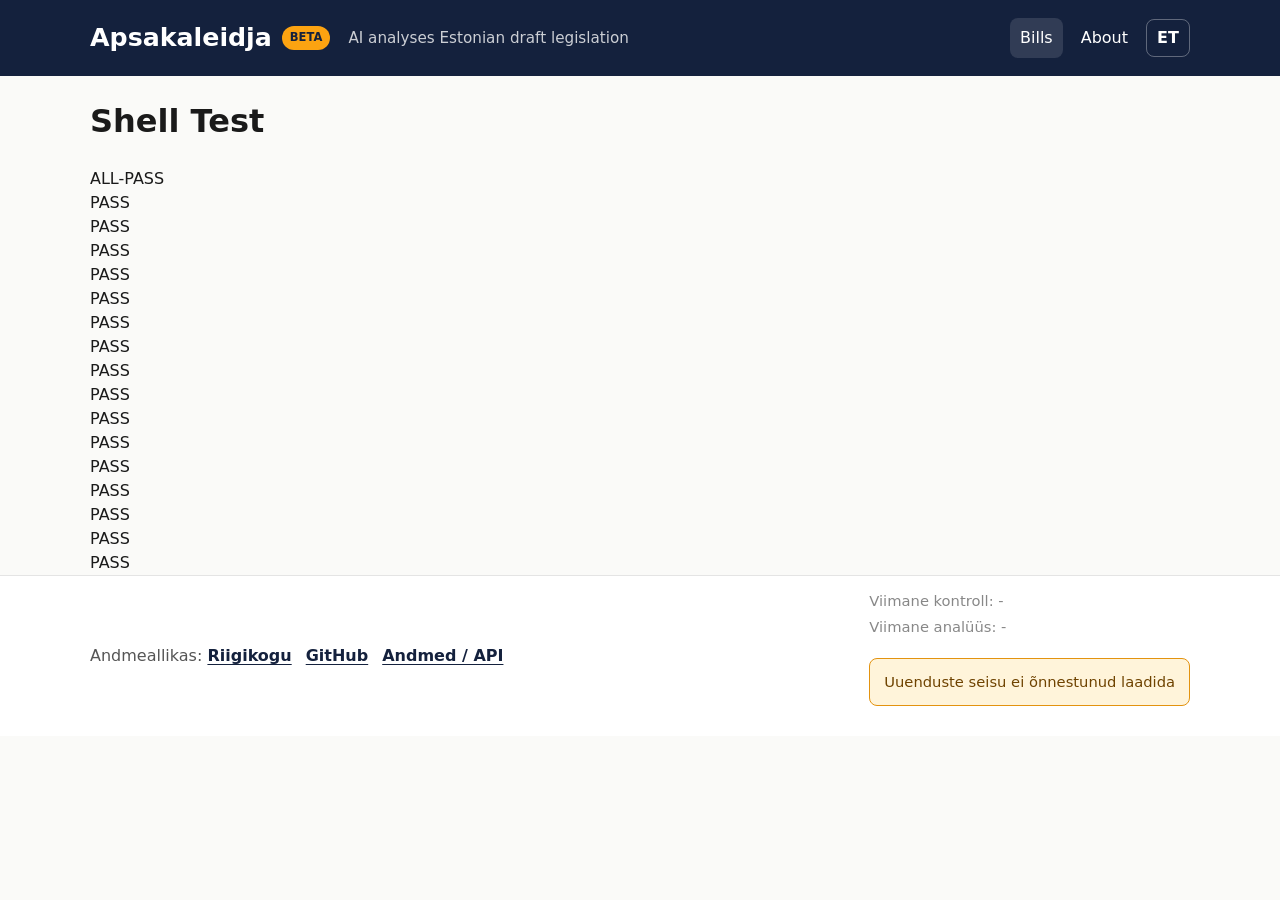
<file: web/test/test_shell.html>
<!doctype html>
<html lang="et">
<head>
  <meta charset="utf-8">
  <meta name="viewport" content="width=device-width, initial-scale=1">
  <title>Shell Test</title>
  <link rel="stylesheet" href="../css/app.css">
</head>
<body>
  <div id="app-header"></div>
  <main class="container">
    <h1>Shell Test</h1>
    <div id="test-result">RUNNING</div>
    <div id="results"></div>
  </main>
  <div id="app-footer"></div>

  <script>
    window.__LAWLAB_TEST__ = true;
    window.__fetchCalls = [];
    window.__pipelineRows = [];
    window.fetch = async function(url, options) {
      window.__fetchCalls.push({ url: String(url), options: options || {} });
      if (String(url).includes('/rest/v1/pipeline_runs')) {
        return new Response(JSON.stringify(window.__pipelineRows), {
          status: 200,
          headers: { 'Content-Type': 'application/json' }
        });
      }
      return new Response('[]', {
        status: 201,
        headers: { 'Content-Type': 'application/json' }
      });
    };
  </script>
  <script src="../config.js"></script>
  <script type="module">
    import { t, setLang, withLang, stripLang, langFromPath } from '../js/i18n.js';
    import { renderHeader, renderFooter, summarizeRuns } from '../js/shell.js';
    import { postFeedback } from '../js/api.js';

    const results = document.querySelector('#results');
    let failed = false;

    function assert(name, condition, reason) {
      const row = document.createElement('div');
      row.className = 'assert';
      row.dataset.name = name;
      if (condition) {
        row.textContent = 'PASS';
      } else {
        failed = true;
        row.textContent = `FAIL ${reason || ''}`.trim();
      }
      results.appendChild(row);
    }

    const hour = 60 * 60 * 1000;
    const FIXED_NOW = Date.parse('2026-07-12T12:00:00Z');

    function isoAgo(now, hours) {
      return new Date(now - hours * hour).toISOString();
    }

    function run(kind, now, hoursAgo, ok, stats = {}) {
      const finished = isoAgo(now, hoursAgo);
      return { kind, started_at: finished, finished_at: finished, ok, stats };
    }

    function healthyRows(now = Date.now()) {
      return [
        run('ingest', now, 1, true, { seen: 42, bills_total: 50, new: 3, changed: 4 }),
        run('analyze', now, 2, true, { analysed: 5, pending: 2 })
      ];
    }

    function staleRows(now = Date.now()) {
      return [
        run('ingest', now, 49, true, { seen: 42, bills_total: 50, new: 3, changed: 4 }),
        run('analyze', now, 2, true, { analysed: 5 })
      ];
    }

    function failedRows(now = Date.now(), error = 'API <katki>') {
      return [
        run('ingest', now, 1, false, { error }),
        run('ingest', now, 3, true, { seen: 42, bills_total: 50, new: 3, changed: 4 }),
        run('analyze', now, 2, true, { analysed: 5 })
      ];
    }

    function suspectRows(now = Date.now()) {
      return [
        run('ingest', now, 1, true, { seen: 0, bills_total: 50, new: 0, changed: 0 }),
        run('ingest', now, 3, true, { seen: 42, bills_total: 50, new: 3, changed: 4 }),
        run('analyze', now, 2, true, { analysed: 5 })
      ];
    }

    async function renderFooterWith(rows) {
      window.__pipelineRows = rows;
      document.querySelector('#app-footer').innerHTML = '';
      const firstNewCall = window.__fetchCalls.length;
      const summary = await renderFooter();
      const status = document.querySelector('[data-pipeline-status]');
      const fetchCall = window.__fetchCalls.slice(firstNewCall).find((call) => call.url.includes('/rest/v1/pipeline_runs'));
      return { summary, status, fetchCall };
    }

    try {
      setLang('et');
      renderHeader('bills');
      await renderFooterWith(healthyRows());
      assert('header-renders', document.querySelector('.wordmark')?.textContent === 'Apsakaleidja', 'wordmark missing');
      assert(
        'tagline-parity',
        document.querySelector('.tagline')?.textContent === 'AI analüüsib Riigikogu seaduseelnõusid',
        `got ${document.querySelector('.tagline')?.textContent}`
      );
      const methodLink = document.querySelector('.site-nav a[href="/metoodika"]');
      assert('nav-about', methodLink?.textContent === 'About', `got ${methodLink?.textContent}`);
      const source = document.querySelector('.footer-source');
      assert(
        'footer-source',
        source?.textContent === 'Andmeallikas: Riigikogu' &&
          source?.querySelector('a[href="https://www.riigikogu.ee"]') != null &&
          document.querySelector('.footer-links a[href="https://github.com/luukasilves/lawlab"]') != null &&
          document.querySelector('.footer-links a[href="/metoodika#andmed"]') != null,
        `got ${source?.textContent}`
      );
    } catch (error) {
      assert('header-renders', false, error.message);
    }

    try {
      setLang('et');
      assert('i18n-et', t('status_IN_PROCESS') === 'Menetluses', `got ${t('status_IN_PROCESS')}`);
    } catch (error) {
      assert('i18n-et', false, error.message);
    }

    try {
      setLang('en');
      assert('i18n-en', t('th_title') === 'Title', `got ${t('th_title')}`);
    } catch (error) {
      assert('i18n-en', false, error.message);
    }

    try {
      assert(
        'lang-routing-helpers',
        withLang('/', 'et') === '/' &&
          withLang('/', 'en') === '/en' &&
          withLang('/bill/abc', 'en') === '/en/bill/abc' &&
          withLang('/metoodika', 'en') === '/en/metoodika' &&
          stripLang('/en/bill/abc') === '/bill/abc' &&
          stripLang('/en') === '/' &&
          stripLang('/bill/abc') === '/bill/abc' &&
          langFromPath('/en/metoodika') === 'en' &&
          langFromPath('/metoodika') === 'et' &&
          langFromPath('/en') === 'en' &&
          langFromPath('/english') === 'et',
        'language path helpers wrong'
      );
    } catch (error) {
      assert('lang-routing-helpers', false, error.message);
    }

    try {
      setLang('en');
      renderHeader('bills');
      const enBills = document.querySelector('.site-nav a[href="/en"]');
      const enMethod = document.querySelector('.site-nav a[href="/en/metoodika"]');
      const enAlt = document.head.querySelector('link[rel="alternate"][hreflang="en"]');
      assert(
        'nav-en-prefixed',
        enBills != null && enMethod?.textContent === 'About' && enAlt != null,
        `bills=${enBills != null} method=${enMethod?.textContent} alt=${enAlt != null}`
      );
      setLang('et');
    } catch (error) {
      assert('nav-en-prefixed', false, error.message);
    }

    try {
      const ok = summarizeRuns(healthyRows(FIXED_NOW), FIXED_NOW);
      const stale = summarizeRuns(staleRows(FIXED_NOW), FIXED_NOW);
      const failedSummary = summarizeRuns(failedRows(FIXED_NOW), FIXED_NOW);
      const suspect = summarizeRuns(suspectRows(FIXED_NOW), FIXED_NOW);
      const unknown = summarizeRuns([], FIXED_NOW);
      assert(
        'summarize-runs-states',
        ok.state === 'ok' &&
          stale.state === 'stale' &&
          failedSummary.state === 'failed' &&
          failedSummary.lastGoodIngest?.stats?.seen === 42 &&
          suspect.state === 'failed' &&
          suspect.problem?.error === t('status_suspect') &&
          unknown.state === 'unknown',
        `${ok.state}|${stale.state}|${failedSummary.state}|${suspect.state}|${unknown.state}`
      );
    } catch (error) {
      assert('summarize-runs-states', false, error.message);
    }

    try {
      setLang('et');
      const { status, fetchCall } = await renderFooterWith(healthyRows());
      const text = status?.textContent || '';
      assert(
        'pipeline-request',
        fetchCall?.url.includes('/rest/v1/pipeline_runs') &&
          fetchCall.url.includes('select=kind,started_at,finished_at,ok,stats') &&
          fetchCall.url.includes('limit=20') &&
          !fetchCall.url.includes('ok=') &&
          !fetchCall.url.includes('kind=eq'),
        `got ${fetchCall?.url}`
      );
      assert(
        'pipeline-render-ok',
        status?.dataset.state === 'ok' &&
          text.includes(`42 ${t('status_bills_checked')}`) &&
          text.includes(`3 ${t('status_new')}`) &&
          text.includes(`4 ${t('status_changed')}`) &&
          !status.querySelector('.banner-stale'),
        `state=${status?.dataset.state} text=${text}`
      );
    } catch (error) {
      assert('pipeline-render-ok', false, error.message);
    }

    try {
      const { status } = await renderFooterWith(staleRows());
      assert(
        'pipeline-render-stale',
        status?.dataset.state === 'stale' &&
          status.querySelector('.banner-stale')?.textContent.includes(t('fresh_stale')),
        `state=${status?.dataset.state} text=${status?.textContent}`
      );
    } catch (error) {
      assert('pipeline-render-stale', false, error.message);
    }

    try {
      const { status } = await renderFooterWith(failedRows(Date.now(), 'API <span data-injected="x">katki</span>'));
      assert(
        'pipeline-render-failed',
        status?.dataset.state === 'failed' &&
          status.textContent.includes(`42 ${t('status_bills_checked')}`) &&
          status.querySelector('.banner-stale')?.textContent.includes('API <span data-injected="x">katki</span>') &&
          status.querySelector('[data-injected]') == null,
        `state=${status?.dataset.state} text=${status?.textContent}`
      );
    } catch (error) {
      assert('pipeline-render-failed', false, error.message);
    }

    try {
      const { status } = await renderFooterWith(suspectRows());
      assert(
        'pipeline-render-suspect-zero-seen',
        status?.dataset.state === 'failed' &&
          status.querySelector('.banner-stale')?.textContent.includes(t('status_suspect')),
        `state=${status?.dataset.state} text=${status?.textContent}`
      );
    } catch (error) {
      assert('pipeline-render-suspect-zero-seen', false, error.message);
    }

    try {
      const { status } = await renderFooterWith([]);
      assert(
        'pipeline-render-unknown',
        status?.dataset.state === 'unknown' &&
          status.querySelector('.banner-stale')?.textContent.includes(t('status_unknown')),
        `state=${status?.dataset.state} text=${status?.textContent}`
      );
    } catch (error) {
      assert('pipeline-render-unknown', false, error.message);
    }

    try {
      await postFeedback('f-1', 'confirm');
      const call = window.__fetchCalls.at(-1);
      const body = JSON.parse(call.options.body);
      assert(
        'feedback-post',
        call.url.includes('/rest/v1/feedback') &&
          call.options.headers.Prefer === 'return=minimal' &&
          body.finding_id === 'f-1',
        'feedback request mismatch'
      );
    } catch (error) {
      assert('feedback-post', false, error.message);
    }

    const marker = document.querySelector('#test-result');
    marker.className = failed ? 'fail' : 'pass';
    marker.textContent = failed ? 'FAIL' : 'ALL-PASS';
  </script>
</body>
</html>
</file>
<file: web/css/app.css>
:root {
  --navy: #14213d;
  --navy-2: #1d2d50;
  --amber: #fca311;
  --bg: #fafaf8;
  --panel: #fff;
  --ink: #1a1a1a;
  --soft: #555;
  --muted: #888;
  --line: #e4e4e4;
  --high: #c0392b;
  --med: #c77d12;
  --low: #6b7280;
  --high-tint: #fde8e5;
  --med-tint: #fff4da;
  --low-tint: #eef1f5;
  --ok-tint: #e8f5ed;
  --focus: #2d6cdf;
  color-scheme: light;
  font-family: system-ui, -apple-system, BlinkMacSystemFont, "Segoe UI", sans-serif;
}

* {
  box-sizing: border-box;
}

html {
  background: var(--bg);
  color: var(--ink);
}

body {
  min-width: 0;
  margin: 0;
  overflow-x: hidden;
  background: var(--bg);
  color: var(--ink);
  font: 16px/1.5 system-ui, -apple-system, BlinkMacSystemFont, "Segoe UI", sans-serif;
}

img,
svg,
canvas,
video {
  max-width: 100%;
}

a {
  color: var(--navy-2);
  text-underline-offset: 0.18em;
}

a:hover {
  color: var(--navy);
}

button,
input,
select,
textarea {
  font: inherit;
}

button {
  cursor: pointer;
}

:focus-visible {
  outline: 3px solid color-mix(in srgb, var(--focus), white 20%);
  outline-offset: 2px;
}

.container {
  width: min(1100px, calc(100% - 32px));
  margin: 0 auto;
}

.site-header {
  background: var(--navy);
  color: #fff;
}

.header-inner {
  display: grid;
  grid-template-columns: auto minmax(180px, 1fr) auto;
  align-items: center;
  gap: 18px;
  min-height: 76px;
  padding: 14px 0;
}

.brand {
  display: inline-flex;
  align-items: center;
  gap: 10px;
  min-width: 0;
  color: #fff;
  text-decoration: none;
}

.brand:hover {
  color: #fff;
}

.wordmark {
  font-size: clamp(1.35rem, 1.1rem + 0.6vw, 1.75rem);
  font-weight: 760;
  line-height: 1.1;
  white-space: nowrap;
}

.beta-chip {
  display: inline-flex;
  align-items: center;
  min-height: 24px;
  padding: 3px 8px;
  border-radius: 999px;
  background: var(--amber);
  color: var(--navy);
  font-size: 0.72rem;
  font-weight: 800;
  letter-spacing: 0;
}

.tagline {
  min-width: 0;
  margin: 0;
  color: rgba(255, 255, 255, 0.78);
  font-size: 0.95rem;
}

.site-nav {
  display: inline-flex;
  align-items: center;
  justify-content: flex-end;
  gap: 8px;
  min-width: 0;
}

.site-nav a,
.lang-toggle {
  display: inline-flex;
  align-items: center;
  justify-content: center;
  min-height: 38px;
  border-radius: 8px;
  color: #fff;
  text-decoration: none;
  white-space: nowrap;
}

.site-nav a {
  padding: 8px 10px;
}

.site-nav a:hover,
.site-nav a.active {
  background: rgba(255, 255, 255, 0.12);
}

.lang-toggle {
  min-width: 44px;
  border: 1px solid rgba(255, 255, 255, 0.32);
  background: transparent;
  font-weight: 700;
}

.lang-toggle:hover {
  border-color: var(--amber);
  color: var(--amber);
}

.page-main {
  padding: 28px 0 44px;
}

.section-title {
  margin: 0 0 14px;
  color: var(--navy);
  font-size: 1.45rem;
  line-height: 1.2;
}

.toolbar {
  display: flex;
  flex-wrap: wrap;
  gap: 10px;
  align-items: center;
  justify-content: space-between;
  margin: 18px 0;
}

.search-input,
.filter-select {
  min-height: 42px;
  border: 1px solid var(--line);
  border-radius: 8px;
  background: var(--panel);
  color: var(--ink);
}

.search-input {
  flex: 1 1 280px;
  min-width: 0;
  padding: 9px 12px;
}

.filter-select {
  flex: 0 0 auto;
  padding: 8px 36px 8px 12px;
}

.stat-cards {
  display: grid;
  grid-template-columns: repeat(4, minmax(0, 1fr));
  gap: 12px;
  margin: 24px 0;
}

.stat-card {
  display: block;
  min-width: 0;
  border: 1px solid var(--line);
  border-radius: 8px;
  padding: 16px;
  background: var(--panel);
  color: var(--ink);
  text-align: left;
  text-decoration: none;
}

button.stat-card {
  width: 100%;
}

.stat-card:hover,
.stat-card.active {
  border-color: var(--amber);
}

.stat-card.active {
  box-shadow: inset 0 0 0 1px var(--amber);
}

.stat-label {
  display: block;
  color: var(--soft);
  font-size: 0.9rem;
}

.stat-value {
  display: block;
  margin-top: 4px;
  color: var(--navy);
  font-size: 1.8rem;
  font-weight: 760;
  line-height: 1.1;
}

.table-scroll {
  width: 100%;
  overflow-x: auto;
  border: 1px solid var(--line);
  border-radius: 8px;
  background: var(--panel);
}

table {
  width: 100%;
  min-width: 720px;
  border-collapse: collapse;
}

th,
td {
  padding: 12px 14px;
  border-bottom: 1px solid var(--line);
  text-align: left;
  vertical-align: top;
}

th {
  color: var(--soft);
  font-size: 0.82rem;
  font-weight: 760;
  text-transform: uppercase;
}

tbody tr:hover {
  background: #f5f6f7;
}

tbody tr:last-child td {
  border-bottom: 0;
}

.numeric {
  text-align: right;
}

.badge {
  display: inline-flex;
  align-items: center;
  min-height: 24px;
  max-width: 100%;
  border: 1px solid var(--line);
  border-radius: 999px;
  padding: 3px 8px;
  background: var(--panel);
  color: var(--soft);
  font-size: 0.78rem;
  font-weight: 700;
  line-height: 1.2;
  white-space: nowrap;
}

.badge.high,
.badge.severity-high {
  border-color: color-mix(in srgb, var(--high), white 55%);
  background: var(--high-tint);
  color: var(--high);
}

.badge.med,
.badge.medium,
.badge.severity-medium {
  border-color: color-mix(in srgb, var(--med), white 55%);
  background: var(--med-tint);
  color: var(--med);
}

.badge.low,
.badge.severity-low {
  border-color: color-mix(in srgb, var(--low), white 55%);
  background: var(--low-tint);
  color: var(--low);
}

.badge.source-rule {
  border-color: color-mix(in srgb, var(--navy), white 70%);
  background: #eef3fb;
  color: var(--navy);
}

.badge.source-model {
  border-color: color-mix(in srgb, var(--amber), white 40%);
  background: #fff7e8;
  color: #8a5600;
}

.badge.skeptic-upheld {
  border-color: #a7d7b5;
  background: var(--ok-tint);
  color: #246b3a;
}

.badge.skeptic-refuted {
  border-color: #d6d6d6;
  background: #f3f3f3;
  color: var(--soft);
}

.banner-stale {
  margin: 16px 0;
  border: 1px solid color-mix(in srgb, var(--amber), black 10%);
  border-radius: 8px;
  padding: 12px 14px;
  background: var(--med-tint);
  color: #6f4300;
}

.two-pane {
  display: grid;
  grid-template-columns: minmax(0, 1fr) 400px;
  gap: 20px;
  align-items: start;
}

.doc-pane {
  min-width: 0;
  border: 1px solid var(--line);
  border-radius: 8px;
  padding: 22px;
  background: var(--panel);
  font-family: Georgia, "Times New Roman", serif;
  line-height: 1.7;
}

.doc-pane p {
  margin: 0 0 1em;
}

mark {
  border-radius: 4px;
  padding: 0.08em 0.18em;
}

mark.high {
  background: var(--high-tint);
  color: #7e241d;
}

mark.med {
  background: var(--med-tint);
  color: #7c4b00;
}

mark.low {
  background: var(--low-tint);
  color: #374151;
}

.card-list {
  display: grid;
  gap: 12px;
}

.card {
  min-width: 0;
  border: 1px solid var(--line);
  border-radius: 8px;
  padding: 16px;
  background: var(--panel);
}

.card h2,
.card h3 {
  margin: 0 0 8px;
  color: var(--navy);
  line-height: 1.25;
}

.card p {
  margin: 0 0 10px;
}

.card p:last-child {
  margin-bottom: 0;
}

.pipeline-panel {
  border: 1px solid var(--line);
  border-radius: 8px;
  padding: 16px;
  background: #f7f8fa;
}

.pipeline-panel dl {
  display: grid;
  grid-template-columns: max-content minmax(0, 1fr);
  gap: 8px 14px;
  margin: 0;
}

.pipeline-panel dt {
  color: var(--soft);
  font-weight: 700;
}

.pipeline-panel dd {
  min-width: 0;
  margin: 0;
}

.actions {
  display: flex;
  flex-wrap: wrap;
  gap: 8px;
  align-items: center;
}

.button,
.actions button {
  display: inline-flex;
  align-items: center;
  justify-content: center;
  min-height: 38px;
  border: 1px solid var(--navy);
  border-radius: 8px;
  padding: 8px 12px;
  background: var(--navy);
  color: #fff;
  font-weight: 700;
  text-decoration: none;
}

.button.secondary,
.actions button.secondary {
  border-color: var(--line);
  background: var(--panel);
  color: var(--navy);
}

.button:hover,
.actions button:hover {
  filter: brightness(1.05);
}

.site-footer {
  border-top: 1px solid var(--line);
  background: var(--panel);
  color: var(--soft);
}

.footer-inner {
  display: flex;
  flex-wrap: wrap;
  gap: 12px 18px;
  align-items: center;
  justify-content: space-between;
  min-height: 68px;
  padding: 14px 0;
}

.footer-links {
  display: flex;
  flex-wrap: wrap;
  gap: 14px;
  align-items: center;
}

.footer-links a {
  color: var(--navy);
  font-weight: 700;
}

.last-updated {
  display: grid;
  gap: 4px;
  color: var(--muted);
  font-size: 0.92rem;
}

.empty-state,
.muted {
  color: var(--muted);
}

.sr-only {
  position: absolute;
  width: 1px;
  height: 1px;
  padding: 0;
  overflow: hidden;
  clip: rect(0, 0, 0, 0);
  white-space: nowrap;
  border: 0;
}

@media (max-width: 900px) {
  .header-inner {
    grid-template-columns: 1fr;
    gap: 10px;
  }

  .site-nav {
    justify-content: flex-start;
    flex-wrap: wrap;
  }

  .two-pane {
    grid-template-columns: 1fr;
  }
}

@media (max-width: 720px) {
  .container {
    width: min(100% - 24px, 1100px);
  }

  .stat-cards {
    grid-template-columns: repeat(2, minmax(0, 1fr));
  }

  th,
  td {
    padding: 10px;
  }

  .doc-pane {
    padding: 16px;
  }
}

@media (max-width: 460px) {
  .stat-cards {
    grid-template-columns: 1fr;
  }

  .brand {
    flex-wrap: wrap;
  }

  .site-nav {
    width: 100%;
  }

  .site-nav a {
    flex: 1 1 auto;
  }

  .lang-toggle {
    margin-left: auto;
  }
}
</file>
